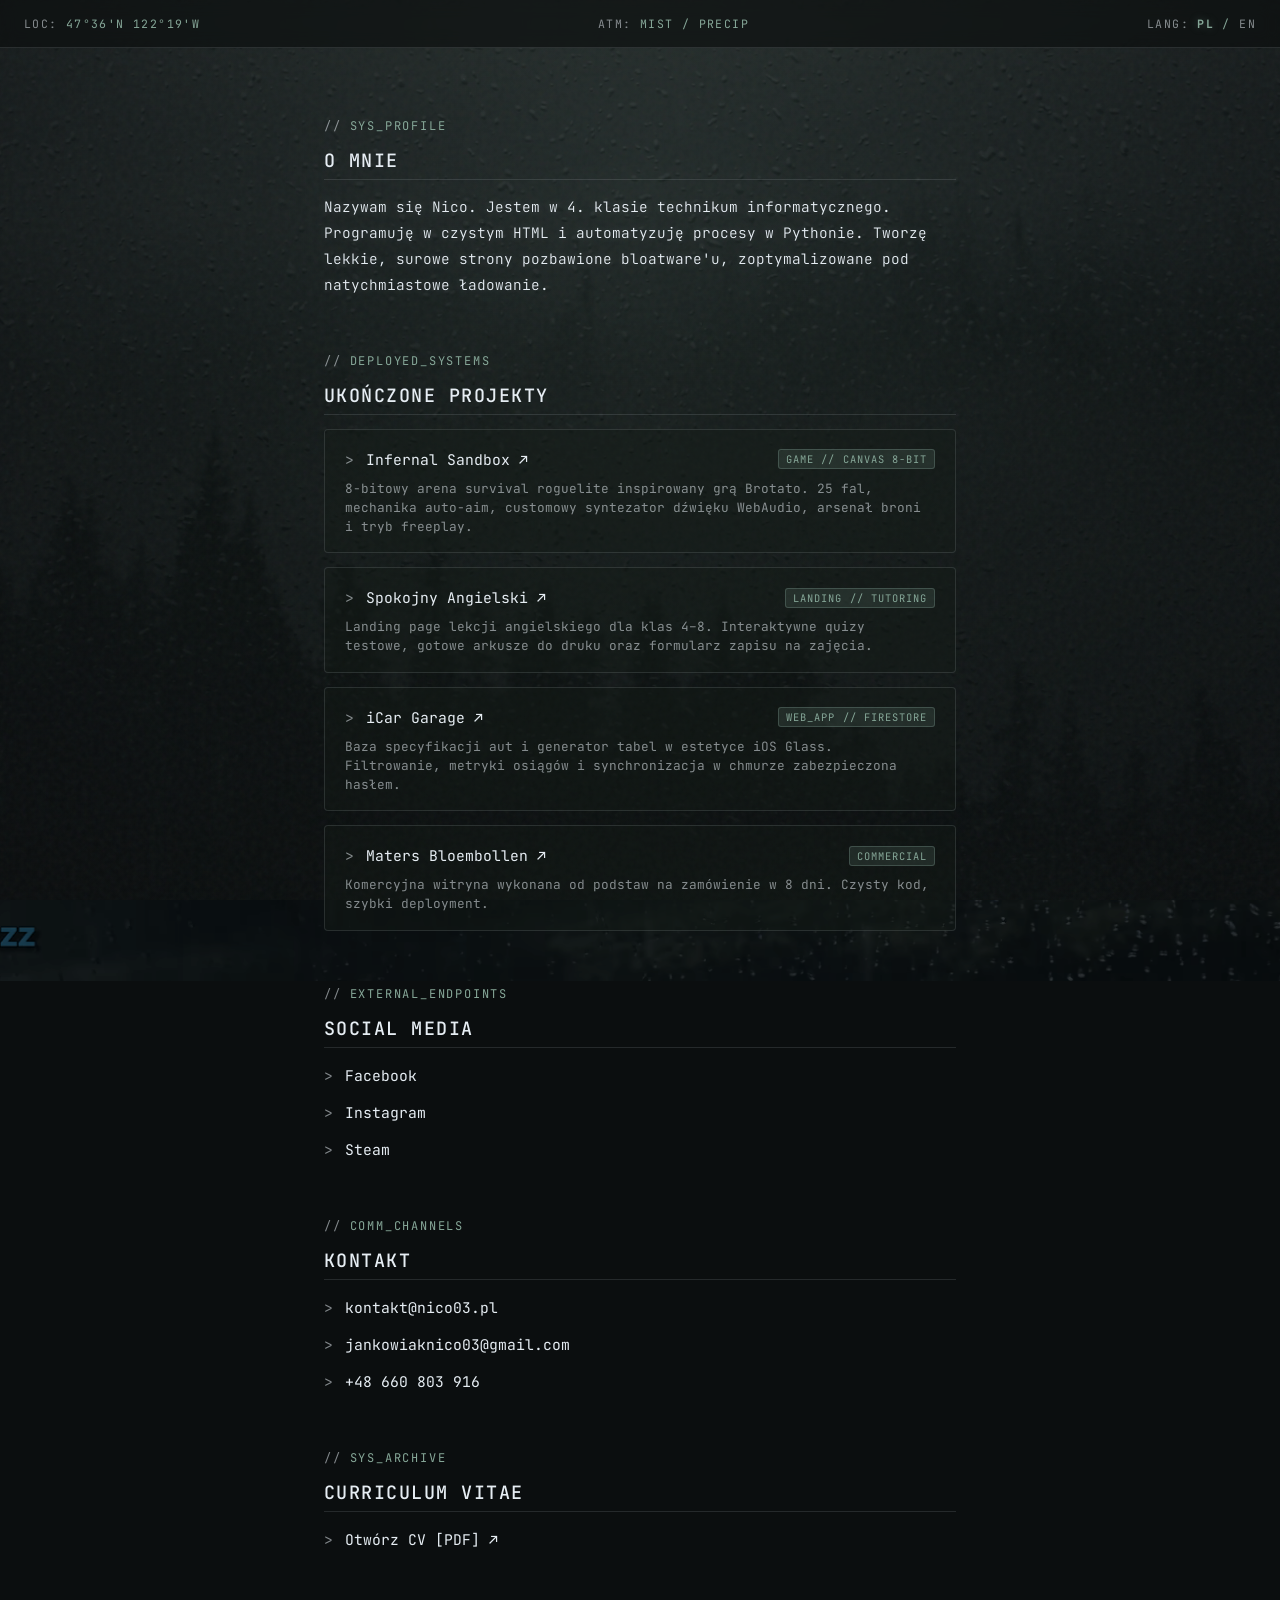
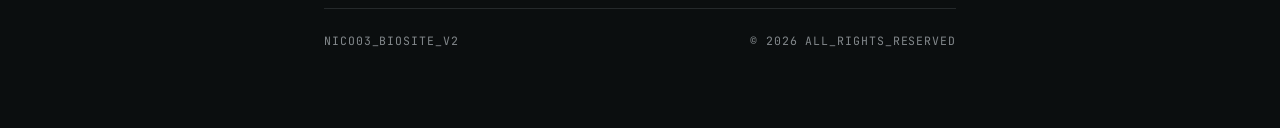
<file: index.html>
<!DOCTYPE html>
<html lang="pl">
<head>
  <meta charset="UTF-8" />
  <meta name="viewport" content="width=device-width, initial-scale=1.0" />
  <title>Nico - BioSite</title>
  <link rel="icon" type="image/webp" href="/media/icon.webp">
  
  <link rel="preconnect" href="https://fonts.googleapis.com">
  <link rel="preconnect" href="https://fonts.gstatic.com" crossorigin>
  <link href="https://fonts.googleapis.com/css2?family=JetBrains+Mono:wght@300;400;500;700&display=swap" rel="stylesheet">

  <style>
    :root {
      --bg-dark: #0b0e0f;
      --rain-green: #141c18;
      --text-white: #e6edf3;
      --text-dim: rgba(230, 237, 243, 0.55);
      --accent-sage: #86a798;
      --border-subtle: rgba(230, 237, 243, 0.12);
    }

    * {
      margin: 0;
      padding: 0;
      box-sizing: border-box;
      scroll-behavior: smooth;
    }

    body {
      background-color: var(--bg-dark);
      color: var(--text-white);
      font-family: 'JetBrains Mono', monospace;
      min-height: 100vh;
      overflow-x: hidden;
      position: relative;
    }

    #bg-video {
      position: fixed;
      top: 0;
      left: 0;
      width: 100vw;
      height: 100vh;
      object-fit: cover;
      transform: scale(1.18);
      transform-origin: center center;
      filter: grayscale(40%) contrast(1.15) brightness(0.6);
      z-index: -3;
    }

    .overlay {
      position: fixed;
      top: 0;
      left: 0;
      width: 100vw;
      height: 100vh;
      background: radial-gradient(circle at 50% 20%, rgba(20, 28, 24, 0.7) 0%, rgba(11, 14, 15, 0.92) 100%);
      z-index: -2;
      pointer-events: none;
    }

    .film-grain {
      position: fixed;
      top: 0;
      left: 0;
      width: 100vw;
      height: 100vh;
      z-index: -1;
      opacity: 0.04;
      pointer-events: none;
      background-image: url("data:image/svg+xml,%3Csvg viewBox='0 0 200 200' xmlns='http://www.w3.org/2000/svg'%3E%3Cfilter id='noiseFilter'%3E%3CfeTurbulence type='fractalNoise' baseFrequency='0.8' numOctaves='3' stitchTiles='stitch'/%3E%3C/filter%3E%3Crect width='100%25' height='100%25' filter='url(%23noiseFilter)'/%3E%3C/svg%3E");
    }

    /* Pasek telemetrii */
    .telemetry-bar {
      display: flex;
      justify-content: space-between;
      align-items: center;
      padding: 16px 24px;
      font-size: 0.72rem;
      letter-spacing: 0.12em;
      color: var(--text-dim);
      border-bottom: 1px solid var(--border-subtle);
      background: rgba(11, 14, 15, 0.65);
      backdrop-filter: blur(8px);
      position: sticky;
      top: 0;
      z-index: 10;
    }

    .telemetry-item span {
      color: var(--accent-sage);
    }

    /* Przełącznik języka */
    .lang-btn {
      background: none;
      border: none;
      font-family: inherit;
      font-size: inherit;
      letter-spacing: inherit;
      color: var(--text-dim);
      cursor: pointer;
      padding: 0;
      transition: color 0.2s ease, text-shadow 0.2s ease;
    }

    .lang-btn:hover {
      color: var(--text-white);
    }

    .lang-btn.active {
      color: var(--accent-sage);
      font-weight: 700;
      text-shadow: 0 0 8px rgba(134, 167, 152, 0.4);
    }

    main {
      max-width: 680px;
      margin: 0 auto;
      padding: 70px 24px 80px;
      display: flex;
      flex-direction: column;
      gap: 55px;
      width: 100%;
    }

    section {
      display: flex;
      flex-direction: column;
      gap: 14px;
      position: relative;
    }

    .section-tag {
      font-size: 0.75rem;
      letter-spacing: 0.15em;
      color: var(--accent-sage);
      text-transform: uppercase;
      display: flex;
      align-items: center;
      gap: 8px;
    }

    .section-tag::before {
      content: '//';
      color: var(--text-dim);
    }

    h2.section-title {
      font-size: 1.15rem;
      font-weight: 500;
      letter-spacing: 0.08em;
      text-transform: uppercase;
      color: var(--text-white);
      border-bottom: 1px solid var(--border-subtle);
      padding-bottom: 6px;
    }

    p.content {
      font-size: 0.9rem;
      line-height: 1.8;
      font-weight: 300;
      color: var(--text-white);
      text-shadow: 0 0 10px rgba(230, 237, 243, 0.2);
    }

    .link-group {
      display: flex;
      flex-direction: column;
      gap: 10px;
    }

    .raw-link {
      color: var(--text-white);
      text-decoration: none;
      font-size: 0.92rem;
      display: inline-flex;
      align-items: center;
      gap: 12px;
      width: fit-content;
      transition: all 0.2s ease;
      padding: 4px 0;
    }

    .raw-link::before {
      content: '>';
      color: var(--text-dim);
      transition: transform 0.2s ease, color 0.2s ease;
    }

    .raw-link:hover {
      color: #ffffff;
      text-shadow: 0 0 12px #ffffff;
      transform: translateX(4px);
    }

    .raw-link:hover::before {
      color: #ffffff;
      transform: translateX(2px);
    }

    .projects-container {
      display: flex;
      flex-direction: column;
      gap: 14px;
    }

    .project-box {
      background: rgba(20, 28, 24, 0.4);
      border: 1px solid var(--border-subtle);
      padding: 16px 20px;
      border-radius: 4px;
      transition: all 0.25s ease;
    }

    .project-box:hover {
      border-color: rgba(134, 167, 152, 0.45);
      background: rgba(20, 28, 24, 0.65);
      transform: translateY(-2px);
    }

    .project-header-inline {
      display: flex;
      align-items: center;
      justify-content: space-between;
      flex-wrap: wrap;
      gap: 8px;
    }

    .project-tag {
      font-size: 0.65rem;
      letter-spacing: 0.1em;
      padding: 2px 7px;
      border-radius: 3px;
      background: rgba(134, 167, 152, 0.15);
      border: 1px solid rgba(134, 167, 152, 0.3);
      color: var(--accent-sage);
    }

    .project-desc {
      font-size: 0.8rem;
      color: var(--text-dim);
      margin-top: 6px;
      line-height: 1.5;
    }

    footer {
      border-top: 1px solid var(--border-subtle);
      padding-top: 24px;
      display: flex;
      justify-content: space-between;
      font-size: 0.72rem;
      color: var(--text-dim);
      letter-spacing: 0.08em;
    }

    @media (max-width: 600px) {
      .telemetry-bar {
        font-size: 0.65rem;
        padding: 12px 16px;
      }
      main {
        padding: 40px 18px 50px;
        gap: 40px;
      }
      p.content, .raw-link {
        font-size: 0.85rem;
      }
    }
  </style>
</head>
<body>

  <video autoplay muted loop playsinline id="bg-video">
    <source src="/media/bg-vid.mp4" type="video/mp4">
  </video>

  <div class="overlay"></div>
  <div class="film-grain"></div>

  <!-- Telemetria -->
  <div class="telemetry-bar">
    <div class="telemetry-item">LOC: <span>47°36'N 122°19'W</span></div>
    <div class="telemetry-item">ATM: <span>MIST / PRECIP</span></div>
    <div class="telemetry-item">
      LANG: 
      <button class="lang-btn active" data-lang="pl">PL</button>
      <span>/</span>
      <button class="lang-btn" data-lang="en">EN</button>
    </div>
  </div>

  <main>
    <!-- ABOUT -->
    <section id="about">
      <div class="section-tag">SYS_PROFILE</div>
      <h2 class="section-title" data-i18n="about_title">ABOUT</h2>
      <p class="content" data-i18n="about_desc">
        Nazywam się Nico. Jestem w 4. klasie technikum informatycznego. Programuję w czystym HTML i automatyzuję procesy w Pythonie. Tworzę lekkie, surowe strony pozbawione bloatware'u, zoptymalizowane pod natychmiastowe ładowanie.
      </p>
    </section>

    <!-- PROJEKTY -->
    <section id="projekty">
      <div class="section-tag">DEPLOYED_SYSTEMS</div>
      <h2 class="section-title" data-i18n="projects_title">UKOŃCZONE PROJEKTY</h2>
      
      <div class="projects-container">
        <!-- Infernal Sandbox Game -->
        <div class="project-box">
          <div class="project-header-inline">
            <a href="/infernal-sandbox" class="raw-link">
              Infernal Sandbox ↗
            </a>
            <span class="project-tag">GAME // CANVAS 8-BIT</span>
          </div>
          <p class="project-desc" data-i18n="infernal_desc">
            8-bitowy arena survival roguelite inspirowany grą Brotato. 25 fal, mechanika auto-aim, customowy syntezator dźwięku WebAudio, arsenał broni i tryb freeplay.
          </p>
        </div>

        <!-- Spokojny Angielski (Korki) -->
        <div class="project-box">
          <div class="project-header-inline">
            <a href="/korki" class="raw-link">
              Spokojny Angielski ↗
            </a>
            <span class="project-tag">LANDING // TUTORING</span>
          </div>
          <p class="project-desc" data-i18n="korki_desc">
            Landing page lekcji angielskiego dla klas 4–8. Interaktywne quizy testowe, gotowe arkusze do druku oraz formularz zapisu na zajęcia.
          </p>
        </div>

        <!-- iCar Garage Web App -->
        <div class="project-box">
          <div class="project-header-inline">
            <a href="/cars" class="raw-link">
              iCar Garage ↗
            </a>
            <span class="project-tag">WEB_APP // FIRESTORE</span>
          </div>
          <p class="project-desc" data-i18n="cars_desc">
            Baza specyfikacji aut i generator tabel w estetyce iOS Glass. Filtrowanie, metryki osiągów i synchronizacja w chmurze zabezpieczona hasłem.
          </p>
        </div>

        <!-- Maters Bloembollen -->
        <div class="project-box">
          <div class="project-header-inline">
            <a href="https://matersbloembollen.nl/" target="_blank" class="raw-link">
              Maters Bloembollen ↗
            </a>
            <span class="project-tag">COMMERCIAL</span>
          </div>
          <p class="project-desc" data-i18n="project_desc">
            Komercyjna witryna wykonana od podstaw na zamówienie w 8 dni. Czysty kod, szybki deployment.
          </p>
        </div>
      </div>
    </section>

    <!-- SOCIAL MEDIA -->
    <section id="social-media">
      <div class="section-tag">EXTERNAL_ENDPOINTS</div>
      <h2 class="section-title">SOCIAL MEDIA</h2>
      <div class="link-group">
        <a href="https://www.facebook.com/profile.php?id=100090237241532&locale=pl_PL" target="_blank" class="raw-link">Facebook</a>
        <a href="https://www.instagram.com/og.gwe3yn4_/?hl=en" target="_blank" class="raw-link">Instagram</a>
        <a href="https://steamcommunity.com/id/razeronsteam/" target="_blank" class="raw-link">Steam</a>
      </div>
    </section>

    <!-- KONTAKT -->
    <section id="kontakt">
      <div class="section-tag">COMM_CHANNELS</div>
      <h2 class="section-title" data-i18n="contact_title">KONTAKT</h2>
      <div class="link-group">
        <a href="mailto:kontakt@nico03.pl" class="raw-link">kontakt@nico03.pl</a>
        <a href="mailto:jankowiaknico03@gmail.com" class="raw-link">jankowiaknico03@gmail.com</a>
        <a href="tel:+48660803916" class="raw-link">+48 660 803 916</a>
      </div>
    </section>

    <!-- CV / RESUME -->
    <section id="cv">
      <div class="section-tag">SYS_ARCHIVE</div>
      <h2 class="section-title" data-i18n="cv_title">CURRICULUM VITAE</h2>
      <div class="link-group">
        <a href="/media/cv.pdf" target="_blank" class="raw-link" data-i18n="cv_link">Otwórz CV [PDF] ↗</a>
      </div>
    </section>

    <footer>
      <div>NICO03_BIOSITE_V2</div>
      <div>© 2026 ALL_RIGHTS_RESERVED</div>
    </footer>
  </main>

  <script>
    const translations = {
      pl: {
        about_title: "O MNIE",
        about_desc: "Nazywam się Nico. Jestem w 4. klasie technikum informatycznego. Programuję w czystym HTML i automatyzuję procesy w Pythonie. Tworzę lekkie, surowe strony pozbawione bloatware'u, zoptymalizowane pod natychmiastowe ładowanie.",
        projects_title: "UKOŃCZONE PROJEKTY",
        infernal_desc: "8-bitowy arena survival roguelite inspirowany grą Brotato. 25 fal, mechanika auto-aim, customowy syntezator dźwięku WebAudio, arsenał broni i tryb freeplay.",
        korki_desc: "Landing page lekcji angielskiego dla klas 4–8. Interaktywne quizy testowe, gotowe arkusze do druku oraz formularz zapisu na zajęcia.",
        cars_desc: "Baza specyfikacji aut i generator tabel w estetyce iOS Glass. Filtrowanie, metryki osiągów i synchronizacja w chmurze zabezpieczona hasłem.",
        project_desc: "Komercyjna witryna wykonana od podstaw na zamówienie w 8 dni. Czysty kod, szybki deployment.",
        contact_title: "KONTAKT",
        cv_title: "CURRICULUM VITAE",
        cv_link: "Otwórz CV [PDF] ↗"
      },
      en: {
        about_title: "ABOUT",
        about_desc: "My name is Nico. I am a 4th-year IT technical school student. I code in vanilla HTML and automate processes using Python. I build lightweight, raw websites free of bloatware, optimized for instant load times.",
        projects_title: "COMPLETED PROJECTS",
        infernal_desc: "8-bit arena survival roguelite inspired by Brotato. 25 waves, auto-aim mechanics, weapon arsenal, custom WebAudio chiptune synthesizer, and endless freeplay.",
        korki_desc: "English tutoring landing page for grades 4–8. Interactive practice quizzes, printable worksheets, and trial lesson booking.",
        cars_desc: "Car specs database and custom list builder built in iOS Glass aesthetic. Filtering, performance metrics, and password-protected cloud synchronization.",
        project_desc: "Commercial website built from scratch on commission in 8 days. Clean code, rapid deployment.",
        contact_title: "CONTACT",
        cv_title: "CURRICULUM VITAE",
        cv_link: "Open CV [PDF] ↗"
      }
    };

    function setLanguage(lang) {
      document.querySelectorAll('[data-i18n]').forEach(el => {
        const key = el.getAttribute('data-i18n');
        if (translations[lang] && translations[lang][key]) {
          el.textContent = translations[lang][key];
        }
      });

      document.querySelectorAll('.lang-btn').forEach(btn => {
        btn.classList.toggle('active', btn.getAttribute('data-lang') === lang);
      });

      document.documentElement.lang = lang;
      localStorage.setItem('site_lang', lang);
    }

    document.querySelectorAll('.lang-btn').forEach(btn => {
      btn.addEventListener('click', () => {
        const lang = btn.getAttribute('data-lang');
        setLanguage(lang);
      });
    });

    const savedLang = localStorage.getItem('site_lang') || 'pl';
    setLanguage(savedLang);
  </script>
</body>
</html>
</file>
